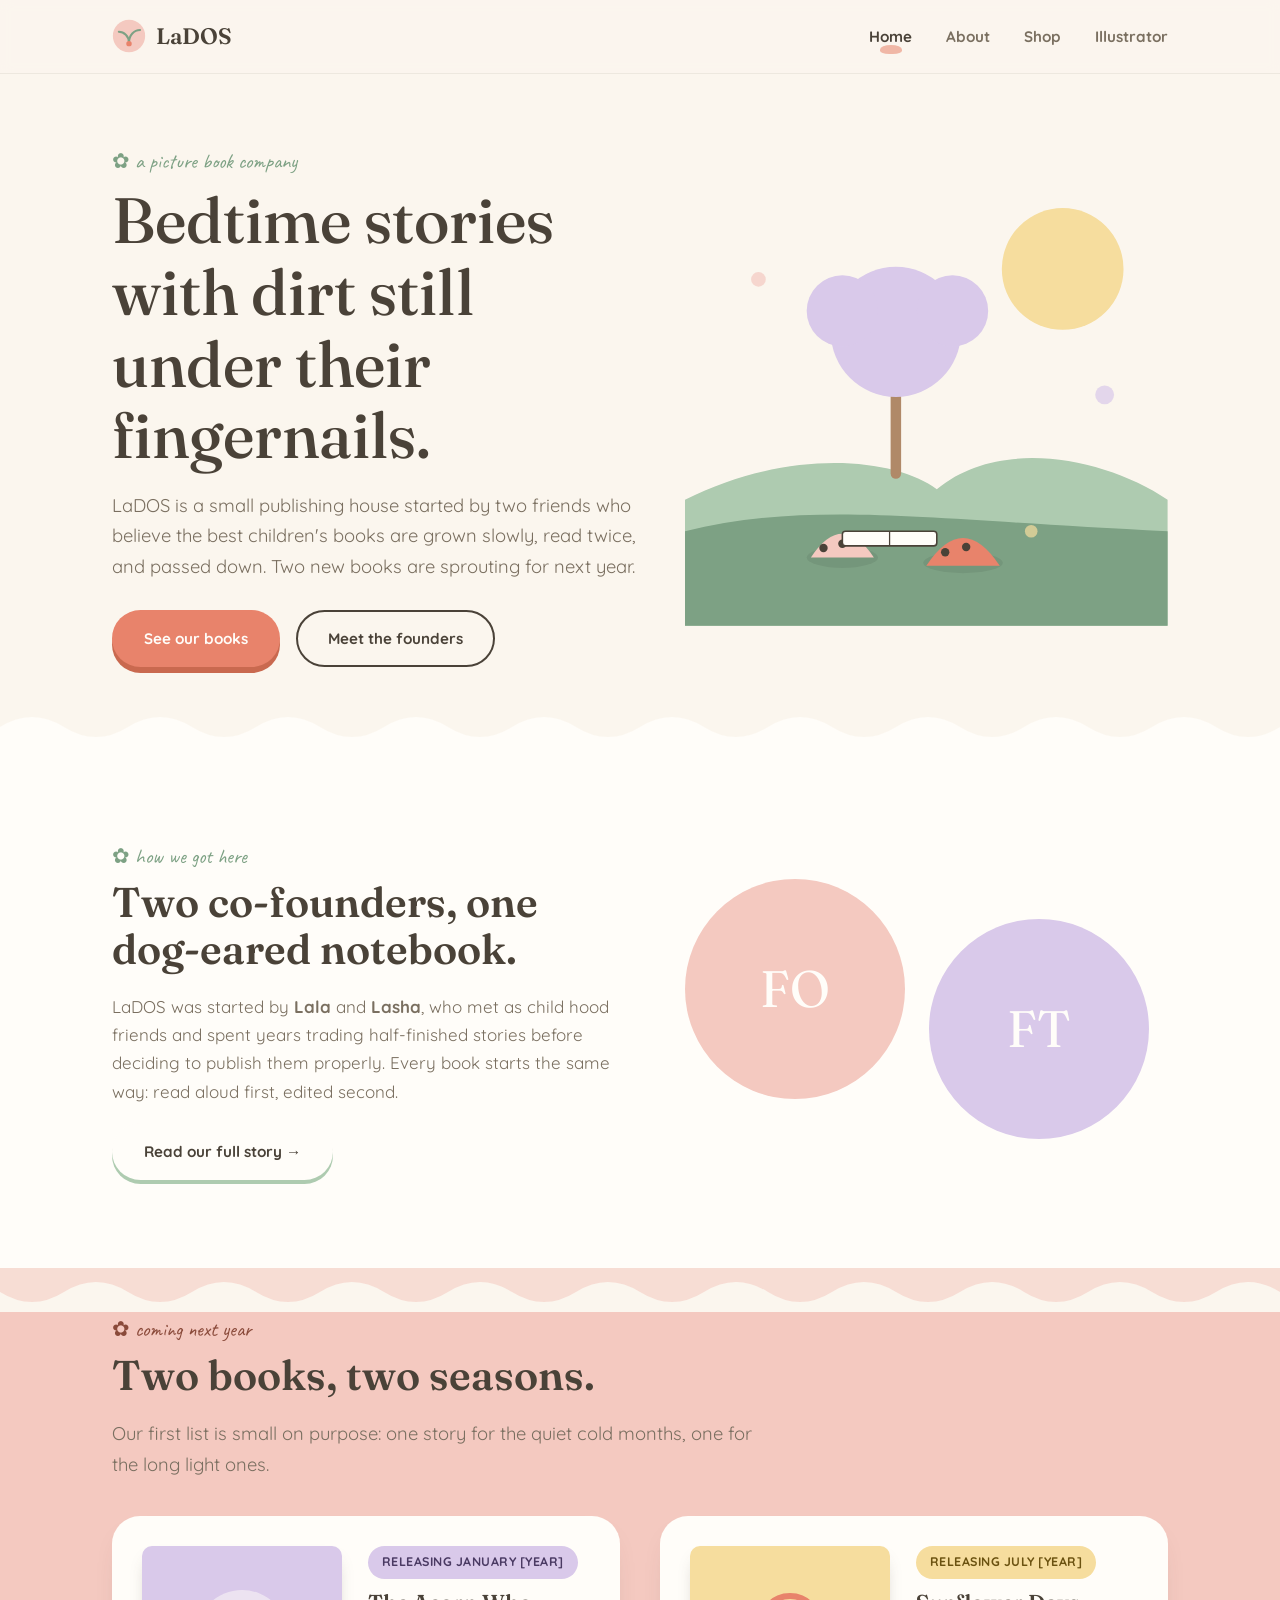
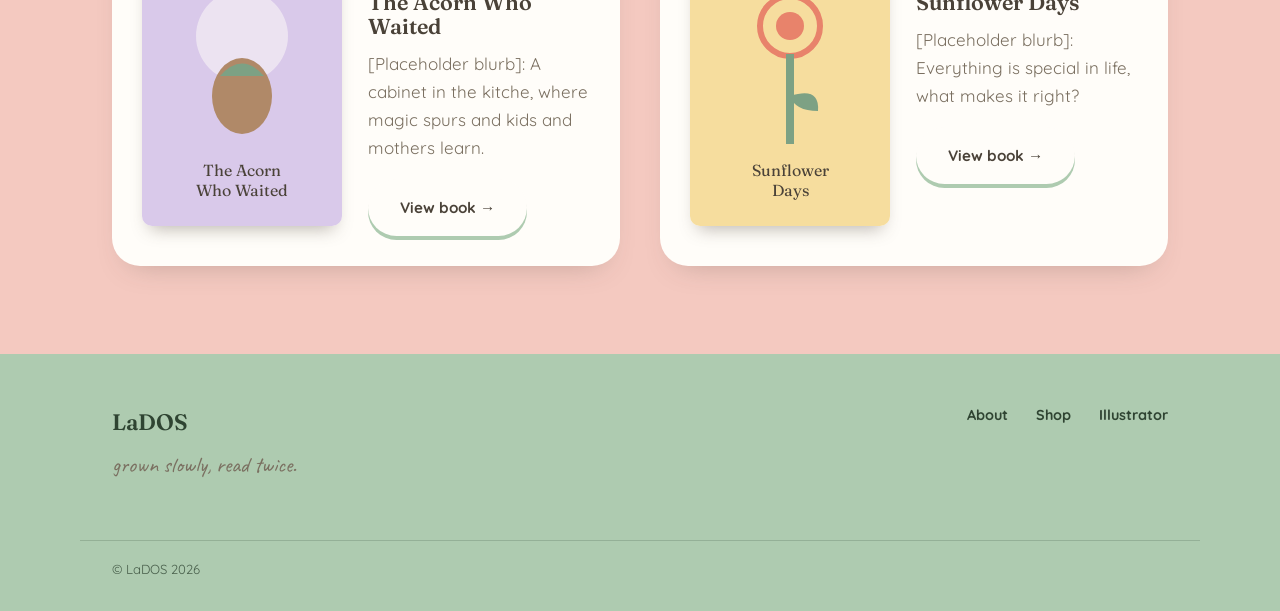
<file: index.html>
<!DOCTYPE html>
<html lang="en">
<head>
<meta charset="UTF-8">
<meta name="viewport" content="width=device-width, initial-scale=1.0">
<title>LaDOS, children's books</title>
<link rel="preconnect" href="https://fonts.googleapis.com">
<link href="https://fonts.googleapis.com/css2?family=Fraunces:ital,opsz,wght@0,9..144,400..600;1,9..144,500&family=Quicksand:wght@500;700&family=Caveat:wght@600&display=swap" rel="stylesheet">
<link rel="stylesheet" href="style.css">
</head>
<body>

<header class="site-header">
  <div class="wrap">
    <a href="index.html" class="logo">
      <svg viewBox="0 0 40 40" fill="none" xmlns="http://www.w3.org/2000/svg">
        <circle cx="20" cy="20" r="19" fill="#F4C9C0"/>
        <path d="M20 28c0-8 -6-13-12-13" stroke="#7DA184" stroke-width="2.4" stroke-linecap="round"/>
        <path d="M20 28c0-9 6-15 13-15" stroke="#7DA184" stroke-width="2.4" stroke-linecap="round"/>
        <circle cx="20" cy="29" r="3.2" fill="#E8836B"/>
      </svg>
      LaDOS
    </a>
    <nav class="main-nav" aria-label="Main">
      <ul>
        <li><a href="index.html" class="active">Home</a></li>
        <li><a href="about.html">About</a></li>
        <li><a href="shop.html">Shop</a></li>
        <li><a href="illustrator.html">Illustrator</a></li>
      </ul>
    </nav>
  </div>
</header>

<section class="hero">
  <div class="wrap">
    <div class="hero-copy">
      <span class="eyebrow">✿ a picture book company</span>
      <h1>Bedtime stories with dirt still under their fingernails.</h1>
      <p class="lede">LaDOS is a small publishing house started by two friends who believe the best children's books are grown slowly, read twice, and passed down. Two new books are sprouting for next year.</p>
      <div class="cta-row">
        <a href="shop.html" class="btn btn-primary">See our books</a>
        <a href="about.html" class="btn btn-outline">Meet the founders</a>
      </div>
    </div>

    <div class="hero-art">
      <svg viewBox="0 0 460 420" xmlns="http://www.w3.org/2000/svg" role="img" aria-label="Illustration of a hill with a story tree, sun, and two seedling characters reading a book">
        <circle cx="360" cy="80" r="58" fill="#F6DD9E"/>
        <path d="M0 300 C 100 250, 200 260, 240 290 C 300 240, 400 260, 460 300 L460 420 L0 420 Z" fill="#AECBB0"/>
        <path d="M0 330 C 120 300, 240 320, 460 330 L460 420 L0 420 Z" fill="#7DA184"/>
        <g>
          <rect x="196" y="150" width="10" height="130" rx="5" fill="#B08968"/>
          <circle cx="201" cy="140" r="62" fill="#D9C9EA"/>
          <circle cx="150" cy="120" r="34" fill="#D9C9EA"/>
          <circle cx="255" cy="120" r="34" fill="#D9C9EA"/>
        </g>
        <g transform="translate(120,300)">
          <ellipse cx="30" cy="55" rx="34" ry="10" fill="#00000012"/>
          <path d="M0 55 Q30 10 60 55" fill="#F4C9C0"/>
          <circle cx="12" cy="46" r="4" fill="#4A4238"/>
          <circle cx="30" cy="42" r="4" fill="#4A4238"/>
        </g>
        <g transform="translate(230,305)">
          <ellipse cx="35" cy="55" rx="38" ry="10" fill="#00000012"/>
          <path d="M0 58 Q35 5 70 58" fill="#E8836B"/>
          <circle cx="18" cy="45" r="4" fill="#4A4238"/>
          <circle cx="38" cy="40" r="4" fill="#4A4238"/>
        </g>
        <g transform="translate(150,330)">
          <rect x="0" y="0" width="90" height="14" rx="3" fill="#FFFDF9" stroke="#4A4238" stroke-width="1.5"/>
          <line x1="45" y1="0" x2="45" y2="14" stroke="#4A4238" stroke-width="1.2"/>
        </g>
        <g class="floating-petal p1">
          <circle cx="70" cy="90" r="7" fill="#F4C9C0"/>
        </g>
        <g class="floating-petal p2">
          <circle cx="400" cy="200" r="9" fill="#D9C9EA"/>
        </g>
        <g class="floating-petal p3">
          <circle cx="330" cy="330" r="6" fill="#F6DD9E"/>
        </g>
      </svg>
    </div>
  </div>
</section>

<svg class="petal-divider" viewBox="0 0 1200 44" preserveAspectRatio="none" aria-hidden="true">
  <path d="M0 44 L0 20 Q30 0 60 20 T120 20 T180 20 T240 20 T300 20 T360 20 T420 20 T480 20 T540 20 T600 20 T660 20 T720 20 T780 20 T840 20 T900 20 T960 20 T1020 20 T1080 20 T1140 20 T1200 20 L1200 44 Z" fill="#FFFDF9"/>
</svg>

<section class="section bg-paper">
  <div class="wrap two-col">
    <div>
      <span class="eyebrow">✿ how we got here</span>
      <h2>Two co-founders, one dog-eared notebook.</h2>
      <p>LaDOS was started by <strong>Lala</strong> and <strong>Lasha</strong>, who met as child hood friends and spent years trading half-finished stories before deciding to publish them properly. Every book starts the same way: read aloud first, edited second.</p>
      <a href="about.html" class="btn btn-soft">Read our full story →</a>
    </div>
    <div class="founder-teaser" style="display:flex; gap:24px; justify-content:center;">
      <div class="founder-portrait" style="background:var(--blush);">FO</div>
      <div class="founder-portrait" style="background:var(--lavender); margin-top:40px;">FT</div>
    </div>
  </div>
</section>

<svg class="petal-divider" viewBox="0 0 1200 44" preserveAspectRatio="none" aria-hidden="true">
  <path d="M0 0 L0 24 Q30 44 60 24 T120 24 T180 24 T240 24 T300 24 T360 24 T420 24 T480 24 T540 24 T600 24 T660 24 T720 24 T780 24 T840 24 T900 24 T960 24 T1020 24 T1080 24 T1140 24 T1200 24 L1200 0 Z" fill="var(--blush)" opacity="0.55"/>
</svg>

<section class="section" style="background:var(--blush); padding-top:0;">
  <div class="wrap">
    <span class="eyebrow" style="color:#8a4a3a;">✿ coming next year</span>
    <h2>Two books, two seasons.</h2>
    <p class="lede">Our first list is small on purpose: one story for the quiet cold months, one for the long light ones.</p>

    <div class="book-grid" style="margin-top:36px;">
      <div class="book-card">
        <div class="book-cover">
          <svg viewBox="0 0 200 280" xmlns="http://www.w3.org/2000/svg" role="img" aria-label="Placeholder cover for The Acorn Who Waited">
            <rect width="200" height="280" fill="#D9C9EA"/>
            <circle cx="100" cy="90" r="46" fill="#FFFDF9" opacity="0.5"/>
            <ellipse cx="100" cy="150" rx="30" ry="38" fill="#B08968"/>
            <path d="M78 130 Q100 105 122 130 Z" fill="#7DA184"/>
            <text x="100" y="230" text-anchor="middle" font-family="Fraunces, serif" font-size="16" fill="#4A4238">The Acorn</text>
            <text x="100" y="250" text-anchor="middle" font-family="Fraunces, serif" font-size="16" fill="#4A4238">Who Waited</text>
          </svg>
        </div>
        <div>
          <span class="badge badge-jan">Releasing January [Year]</span>
          <h3>The Acorn Who Waited</h3>
          <p>[Placeholder blurb]: A cabinet in the kitche, where magic spurs and kids and mothers learn.</p>
          <a href="shop.html" class="btn btn-soft">View book →</a>
        </div>
      </div>

      <div class="book-card">
        <div class="book-cover">
          <svg viewBox="0 0 200 280" xmlns="http://www.w3.org/2000/svg" role="img" aria-label="Placeholder cover for Sunflower Days">
            <rect width="200" height="280" fill="#F6DD9E"/>
            <circle cx="100" cy="80" r="30" fill="#F6DD9E" stroke="#E8836B" stroke-width="6"/>
            <circle cx="100" cy="80" r="14" fill="#E8836B"/>
            <rect x="96" y="108" width="8" height="90" fill="#7DA184"/>
            <path d="M100 150 Q130 140 128 165 Q105 165 100 150" fill="#7DA184"/>
            <text x="100" y="230" text-anchor="middle" font-family="Fraunces, serif" font-size="16" fill="#4A4238">Sunflower</text>
            <text x="100" y="250" text-anchor="middle" font-family="Fraunces, serif" font-size="16" fill="#4A4238">Days</text>
          </svg>
        </div>
        <div>
          <span class="badge badge-jul">Releasing July [Year]</span>
          <h3>Sunflower Days</h3>
          <p>[Placeholder blurb]: Everything is special in life, what makes it right?</p>
          <a href="shop.html" class="btn btn-soft">View book →</a>
        </div>
      </div>
    </div>
  </div>
</section>

<footer class="site-footer">
  <div class="wrap">
    <div>
      <div class="logo" style="color:#2f4432;">LaDOS</div>
      <p class="footer-tagline">grown slowly, read twice.</p>
    </div>
    <ul class="footer-links">
      <li><a href="about.html">About</a></li>
      <li><a href="shop.html">Shop</a></li>
      <li><a href="illustrator.html">Illustrator</a></li>
    </ul>
  </div>
  <div class="wrap footer-bottom">
    © LaDOS 2026
  </div>
</footer>

</body>
</html>
</file>
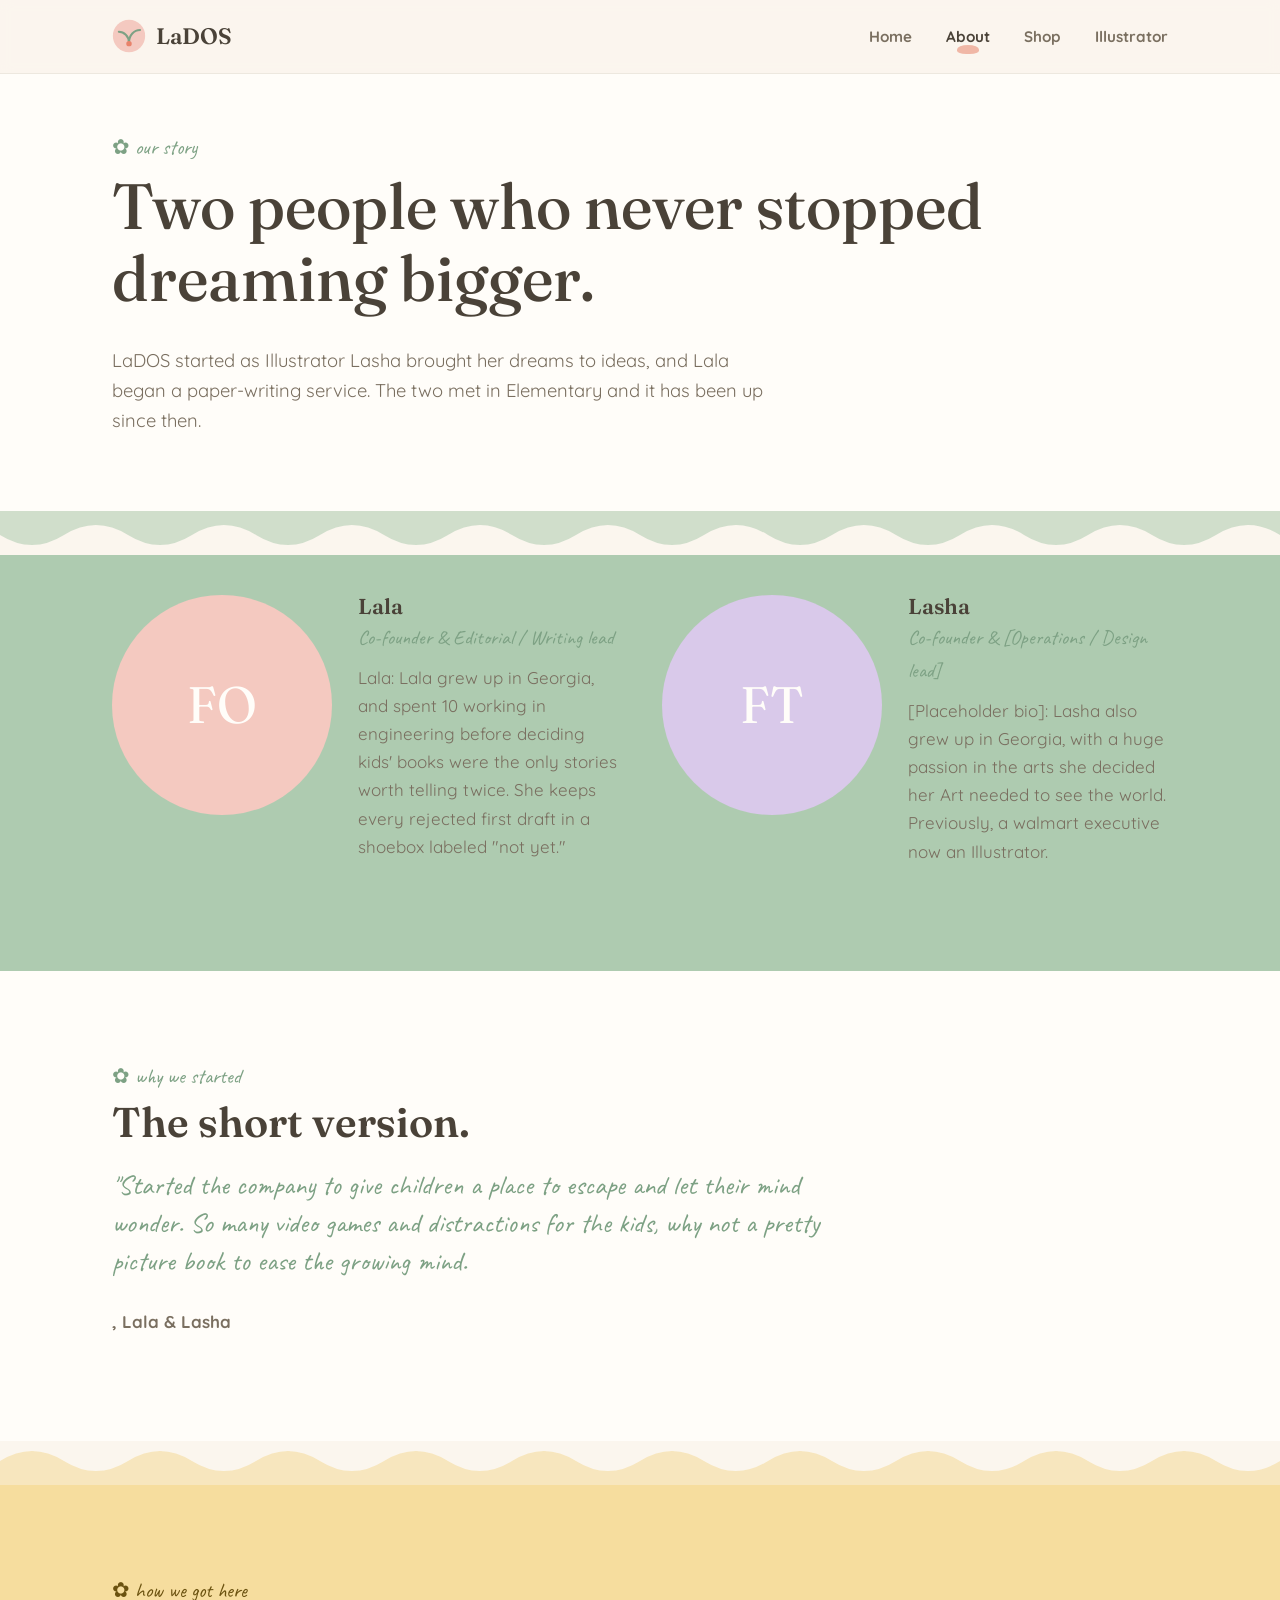
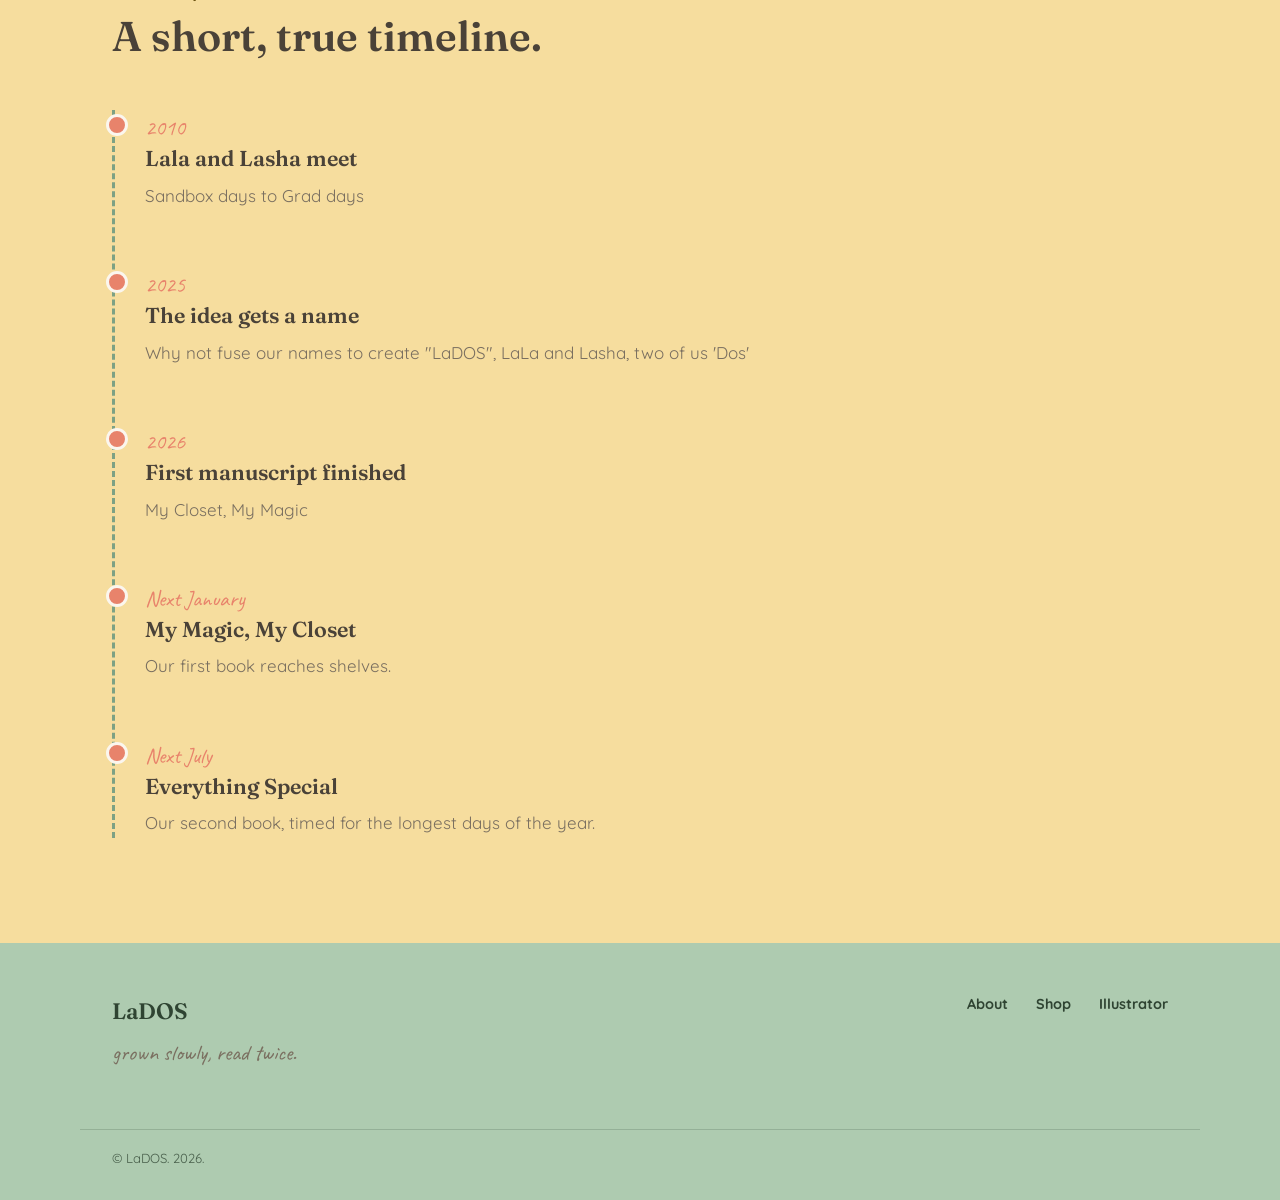
<file: about.html>
<!DOCTYPE html>
<html lang="en">
<head>
<meta charset="UTF-8">
<meta name="viewport" content="width=device-width, initial-scale=1.0">
<title>About, LaDOS</title>
<link rel="preconnect" href="https://fonts.googleapis.com">
<link href="https://fonts.googleapis.com/css2?family=Fraunces:ital,opsz,wght@0,9..144,400..600;1,9..144,500&family=Quicksand:wght@500;700&family=Caveat:wght@600&display=swap" rel="stylesheet">
<link rel="stylesheet" href="style.css">
</head>
<body>

<header class="site-header">
  <div class="wrap">
    <a href="index.html" class="logo">
      <svg viewBox="0 0 40 40" fill="none" xmlns="http://www.w3.org/2000/svg">
        <circle cx="20" cy="20" r="19" fill="#F4C9C0"/>
        <path d="M20 28c0-8 -6-13-12-13" stroke="#7DA184" stroke-width="2.4" stroke-linecap="round"/>
        <path d="M20 28c0-9 6-15 13-15" stroke="#7DA184" stroke-width="2.4" stroke-linecap="round"/>
        <circle cx="20" cy="29" r="3.2" fill="#E8836B"/>
      </svg>
      LaDOS
    </a>
    <nav class="main-nav" aria-label="Main">
      <ul>
        <li><a href="index.html">Home</a></li>
        <li><a href="about.html" class="active">About</a></li>
        <li><a href="shop.html">Shop</a></li>
        <li><a href="illustrator.html">Illustrator</a></li>
      </ul>
    </nav>
  </div>
</header>

<section class="section-tight bg-paper">
  <div class="wrap">
    <span class="eyebrow">✿ our story</span>
    <h1>Two people who never stopped dreaming bigger.</h1>
    <p class="lede">LaDOS started as Illustrator Lasha brought her dreams to ideas, and Lala began a paper-writing service. The two met in Elementary and it has been up since then.</p>
  </div>
</section>

<svg class="petal-divider" viewBox="0 0 1200 44" preserveAspectRatio="none" aria-hidden="true">
  <path d="M0 0 L0 24 Q30 44 60 24 T120 24 T180 24 T240 24 T300 24 T360 24 T420 24 T480 24 T540 24 T600 24 T660 24 T720 24 T780 24 T840 24 T900 24 T960 24 T1020 24 T1080 24 T1140 24 T1200 24 L1200 0 Z" fill="var(--sage)" opacity="0.55"/>
</svg>

<section class="section" style="background:var(--sage); padding-top:40px;">
  <div class="wrap founder-grid">

    <div class="founder-block">
      <div class="founder-portrait" style="background:var(--blush);">
        <span aria-hidden="true">FO</span>
      </div>
      <div>
        <h3 class="founder-name">Lala</h3>
        <span class="founder-role">Co-founder &amp; Editorial / Writing lead</span>
        <p>Lala: Lala grew up in Georgia, and spent 10 working in engineering before deciding kids' books were the only stories worth telling twice. She keeps every rejected first draft in a shoebox labeled "not yet."</p>
      </div>
    </div>

    <div class="founder-block">
      <div class="founder-portrait" style="background:var(--lavender);">
        <span aria-hidden="true">FT</span>
      </div>
      <div>
        <h3 class="founder-name">Lasha</h3>
        <span class="founder-role">Co-founder &amp; [Operations / Design lead]</span>
        <p>[Placeholder bio]: Lasha also grew up in Georgia, with a huge passion in the arts she decided her Art needed to see the world. Previously, a walmart executive now an Illustrator.</p>
      </div>
    </div>

  </div>
</section>

<section class="section bg-paper">
  <div class="wrap">
    <span class="eyebrow">✿ why we started</span>
    <h2>The short version.</h2>
    <p class="quote-block">"Started the company to give children a place to escape and let their mind wonder. So many video games and distractions for the kids, why not a pretty picture book to ease the growing mind.</p>
    <p style="margin-top:14px; font-weight:700;">, Lala &amp; Lasha</p>
  </div>
</section>

<svg class="petal-divider" viewBox="0 0 1200 44" preserveAspectRatio="none" aria-hidden="true">
  <path d="M0 44 L0 20 Q30 0 60 20 T120 20 T180 20 T240 20 T300 20 T360 20 T420 20 T480 20 T540 20 T600 20 T660 20 T720 20 T780 20 T840 20 T900 20 T960 20 T1020 20 T1080 20 T1140 20 T1200 20 L1200 44 Z" fill="var(--butter)" opacity="0.6"/>
</svg>

<section class="section" style="background:var(--butter);">
  <div class="wrap">
    <span class="eyebrow" style="color:#6b5210;">✿ how we got here</span>
    <h2>A short, true timeline.</h2>

    <div class="timeline">
      <div class="timeline-item">
        <span class="timeline-year">2010</span>
        <h3>Lala and Lasha meet</h3>
        <p>Sandbox days to Grad days</p>
      </div>
      <div class="timeline-item">
        <span class="timeline-year">2025</span>
        <h3>The idea gets a name</h3>
        <p>Why not fuse our names to create "LaDOS", LaLa and Lasha, two of us 'Dos'</p>
      </div>
      <div class="timeline-item">
        <span class="timeline-year">2026</span>
        <h3>First manuscript finished</h3>
        <p>My Closet, My Magic</p>
      </div>
      <div class="timeline-item">
        <span class="timeline-year">Next January</span>
        <h3>My Magic, My Closet </h3>
        <p>Our first book reaches shelves.</p>
      </div>
      <div class="timeline-item">
        <span class="timeline-year">Next July</span>
        <h3>Everything Special</h3>
        <p>Our second book, timed for the longest days of the year.</p>
      </div>
    </div>
  </div>
</section>

<footer class="site-footer">
  <div class="wrap">
    <div>
      <div class="logo" style="color:#2f4432;">LaDOS</div>
      <p class="footer-tagline">grown slowly, read twice.</p>
    </div>
    <ul class="footer-links">
      <li><a href="about.html">About</a></li>
      <li><a href="shop.html">Shop</a></li>
      <li><a href="illustrator.html">Illustrator</a></li>
    </ul>
  </div>
  <div class="wrap footer-bottom">
    © LaDOS. 2026.
  </div>
</footer>

</body>
</html>
</file>
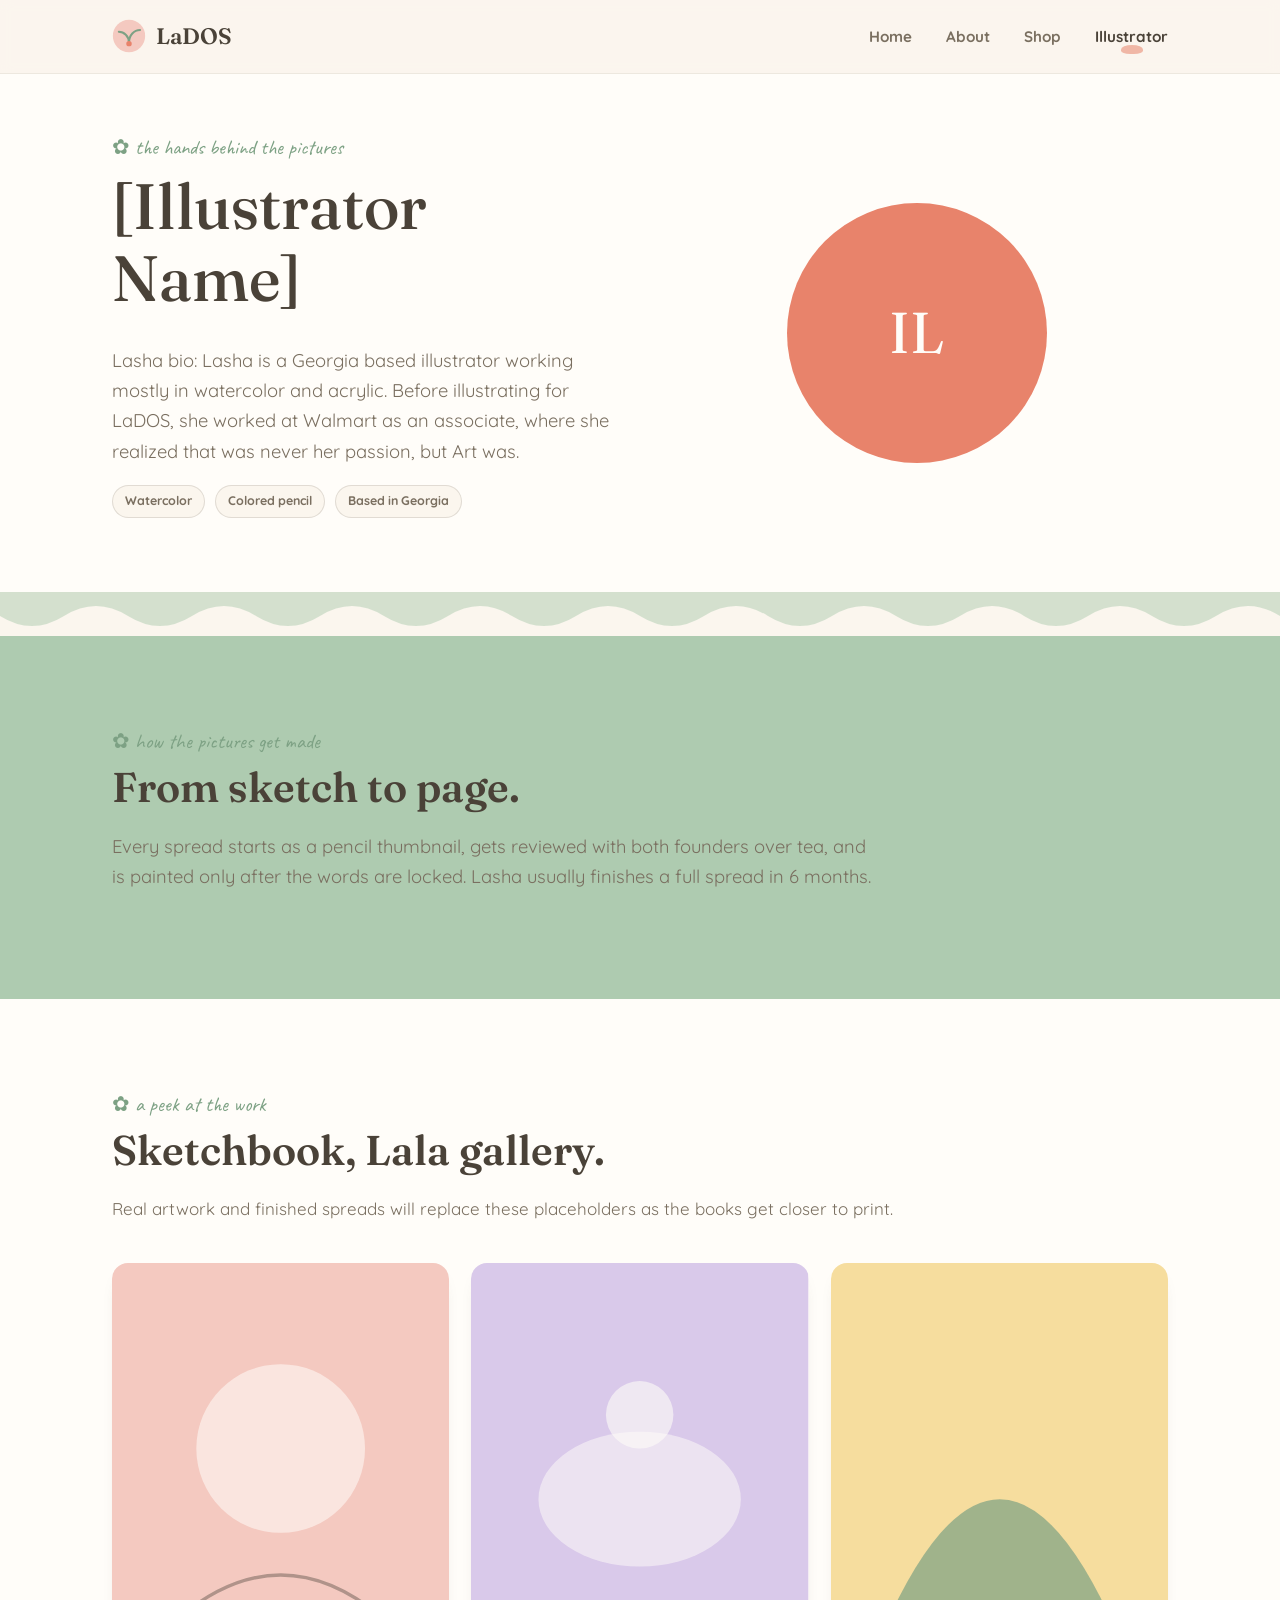
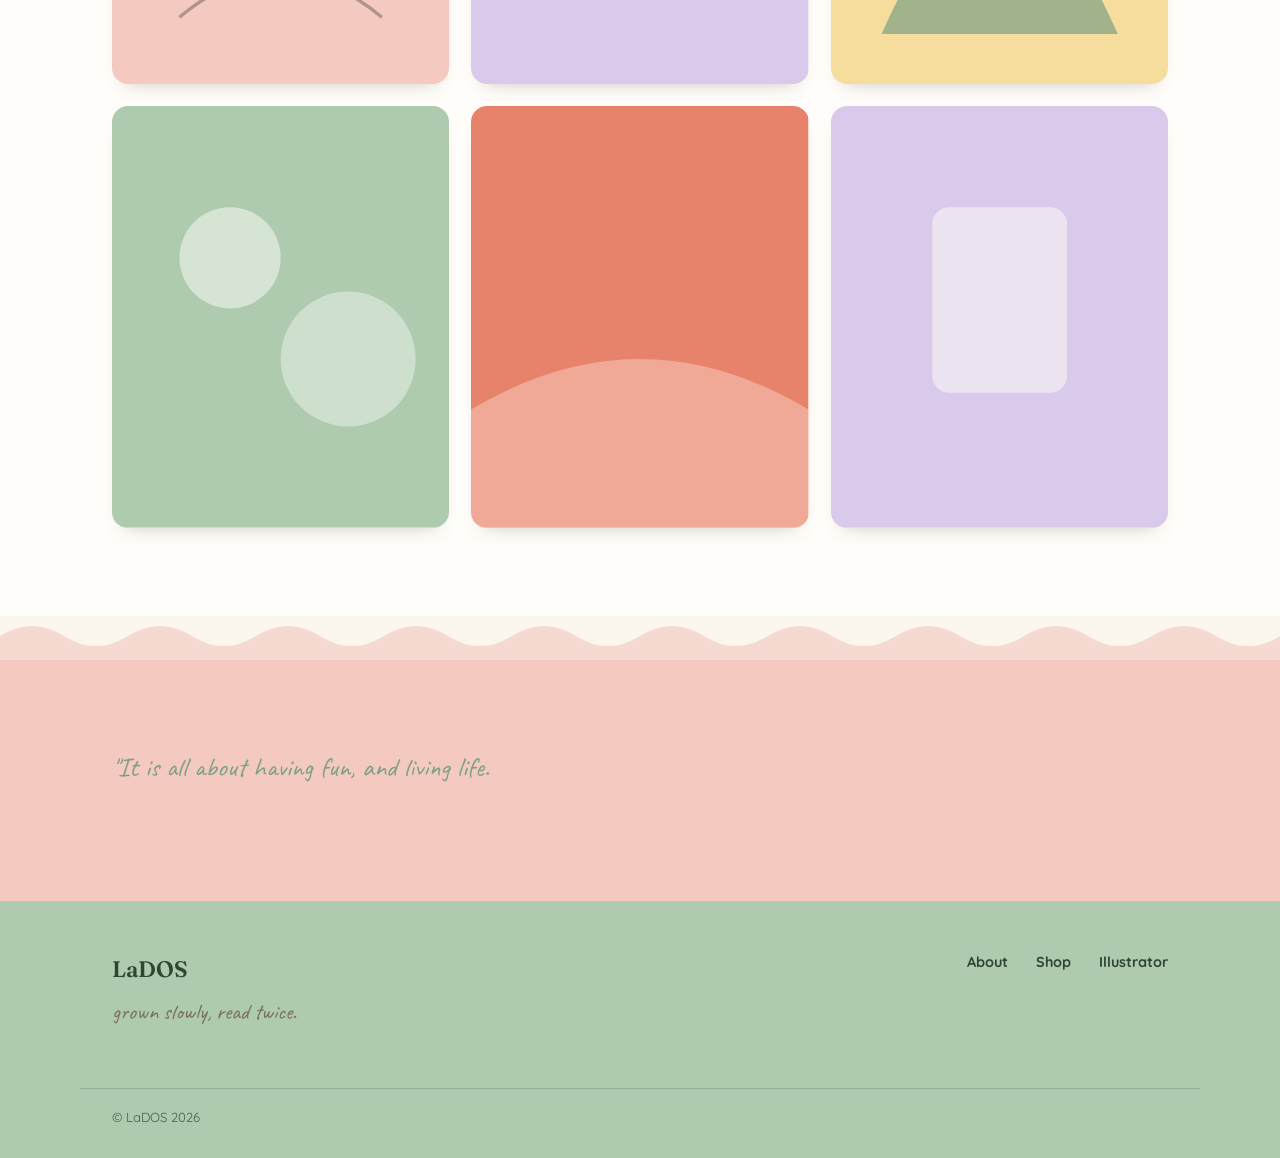
<file: illustrator.html>
<!DOCTYPE html>
<html lang="en">
<head>
<meta charset="UTF-8">
<meta name="viewport" content="width=device-width, initial-scale=1.0">
<title>Illustrator, LaDOS</title>
<link rel="preconnect" href="https://fonts.googleapis.com">
<link href="https://fonts.googleapis.com/css2?family=Fraunces:ital,opsz,wght@0,9..144,400..600;1,9..144,500&family=Quicksand:wght@500;700&family=Caveat:wght@600&display=swap" rel="stylesheet">
<link rel="stylesheet" href="style.css">
</head>
<body>

<header class="site-header">
  <div class="wrap">
    <a href="index.html" class="logo">
      <svg viewBox="0 0 40 40" fill="none" xmlns="http://www.w3.org/2000/svg">
        <circle cx="20" cy="20" r="19" fill="#F4C9C0"/>
        <path d="M20 28c0-8 -6-13-12-13" stroke="#7DA184" stroke-width="2.4" stroke-linecap="round"/>
        <path d="M20 28c0-9 6-15 13-15" stroke="#7DA184" stroke-width="2.4" stroke-linecap="round"/>
        <circle cx="20" cy="29" r="3.2" fill="#E8836B"/>
      </svg>
      LaDOS
    </a>
    <nav class="main-nav" aria-label="Main">
      <ul>
        <li><a href="index.html">Home</a></li>
        <li><a href="about.html">About</a></li>
        <li><a href="shop.html">Shop</a></li>
        <li><a href="illustrator.html" class="active">Illustrator</a></li>
      </ul>
    </nav>
  </div>
</header>

<section class="section-tight bg-paper">
  <div class="wrap two-col">
    <div>
      <span class="eyebrow">✿ the hands behind the pictures</span>
      <h1>[Illustrator Name]</h1>
      <p class="lede">Lasha bio: Lasha is a Georgia based illustrator working mostly in watercolor and acrylic. Before illustrating for LaDOS, she worked at Walmart as an associate, where she realized that was never her passion, but Art was. </p>
      <div class="tag-row">
        <span class="tag-pill">Watercolor</span>
        <span class="tag-pill">Colored pencil</span>
        <span class="tag-pill">Based in Georgia</span>
      </div>
    </div>
    <div style="display:flex; justify-content:center;">
      <div class="founder-portrait" style="width:260px; height:260px; font-size:3.6rem; background:var(--coral);">
        IL
      </div>
    </div>
  </div>
</section>

<svg class="petal-divider" viewBox="0 0 1200 44" preserveAspectRatio="none" aria-hidden="true">
  <path d="M0 0 L0 24 Q30 44 60 24 T120 24 T180 24 T240 24 T300 24 T360 24 T420 24 T480 24 T540 24 T600 24 T660 24 T720 24 T780 24 T840 24 T900 24 T960 24 T1020 24 T1080 24 T1140 24 T1200 24 L1200 0 Z" fill="var(--sage)" opacity="0.5"/>
</svg>

<section class="section" style="background:var(--sage);">
  <div class="wrap">
    <span class="eyebrow">✿ how the pictures get made</span>
    <h2>From sketch to page.</h2>
    <p class="lede" style="max-width:70ch;">Every spread starts as a pencil thumbnail, gets reviewed with both founders over tea, and is painted only after the words are locked. Lasha usually finishes a full spread in 6 months.</p>
  </div>
</section>

<section class="section bg-paper">
  <div class="wrap">
    <span class="eyebrow">✿ a peek at the work</span>
    <h2>Sketchbook, Lala gallery.</h2>
    <p>Real artwork and finished spreads will replace these placeholders as the books get closer to print.</p>

    <div class="gallery-grid">

      <div class="gallery-tile">
        <svg viewBox="0 0 200 250" xmlns="http://www.w3.org/2000/svg">
          <rect width="200" height="250" fill="#F4C9C0"/>
          <circle cx="100" cy="110" r="50" fill="#FFFDF9" opacity="0.55"/>
          <path d="M40 210 Q100 160 160 210" stroke="#4A4238" stroke-width="2" fill="none" opacity="0.4"/>
        </svg>
      </div>

      <div class="gallery-tile">
        <svg viewBox="0 0 200 250" xmlns="http://www.w3.org/2000/svg">
          <rect width="200" height="250" fill="#D9C9EA"/>
          <ellipse cx="100" cy="140" rx="60" ry="40" fill="#FFFDF9" opacity="0.5"/>
          <circle cx="100" cy="90" r="20" fill="#FFFDF9" opacity="0.6"/>
        </svg>
      </div>

      <div class="gallery-tile">
        <svg viewBox="0 0 200 250" xmlns="http://www.w3.org/2000/svg">
          <rect width="200" height="250" fill="#F6DD9E"/>
          <path d="M30 220 Q100 60 170 220 Z" fill="#7DA184" opacity="0.7"/>
        </svg>
      </div>

      <div class="gallery-tile">
        <svg viewBox="0 0 200 250" xmlns="http://www.w3.org/2000/svg">
          <rect width="200" height="250" fill="#AECBB0"/>
          <circle cx="70" cy="90" r="30" fill="#FFFDF9" opacity="0.5"/>
          <circle cx="140" cy="150" r="40" fill="#FFFDF9" opacity="0.4"/>
        </svg>
      </div>

      <div class="gallery-tile">
        <svg viewBox="0 0 200 250" xmlns="http://www.w3.org/2000/svg">
          <rect width="200" height="250" fill="#E8836B"/>
          <path d="M0 180 Q100 120 200 180 L200 250 L0 250 Z" fill="#FFFDF9" opacity="0.3"/>
        </svg>
      </div>

      <div class="gallery-tile">
        <svg viewBox="0 0 200 250" xmlns="http://www.w3.org/2000/svg">
          <rect width="200" height="250" fill="#D9C9EA"/>
          <rect x="60" y="60" width="80" height="110" rx="10" fill="#FFFDF9" opacity="0.5"/>
        </svg>
      </div>

    </div>
  </div>
</section>

<svg class="petal-divider" viewBox="0 0 1200 44" preserveAspectRatio="none" aria-hidden="true">
  <path d="M0 44 L0 20 Q30 0 60 20 T120 20 T180 20 T240 20 T300 20 T360 20 T420 20 T480 20 T540 20 T600 20 T660 20 T720 20 T780 20 T840 20 T900 20 T960 20 T1020 20 T1080 20 T1140 20 T1200 20 L1200 44 Z" fill="var(--blush)" opacity="0.6"/>
</svg>

<section class="section" style="background:var(--blush);">
  <div class="wrap">
    <p class="quote-block">"It is all about having fun, and living life.</p>
  </div>
</section>

<footer class="site-footer">
  <div class="wrap">
    <div>
      <div class="logo" style="color:#2f4432;">LaDOS</div>
      <p class="footer-tagline">grown slowly, read twice.</p>
    </div>
    <ul class="footer-links">
      <li><a href="about.html">About</a></li>
      <li><a href="shop.html">Shop</a></li>
      <li><a href="illustrator.html">Illustrator</a></li>
    </ul>
  </div>
  <div class="wrap footer-bottom">
    © LaDOS 2026
  </div>
</footer>

</body>
</html>
</file>
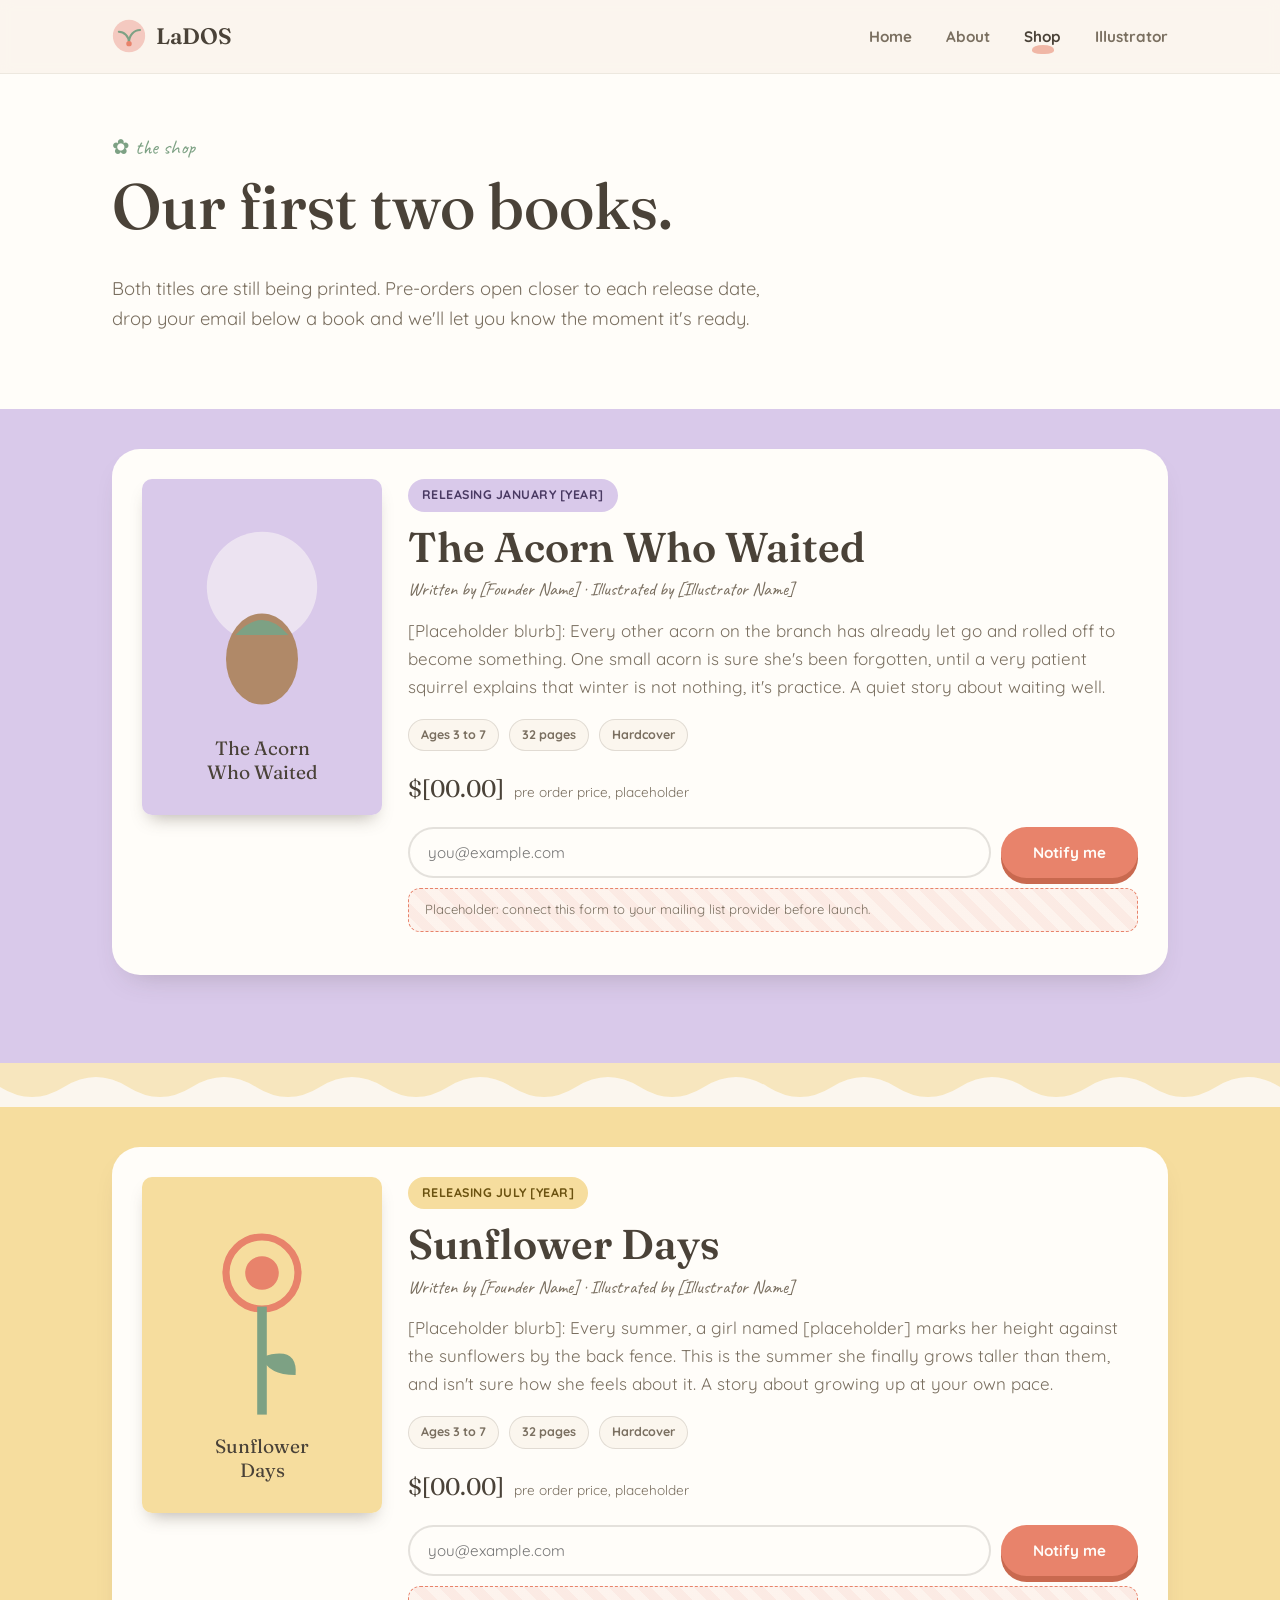
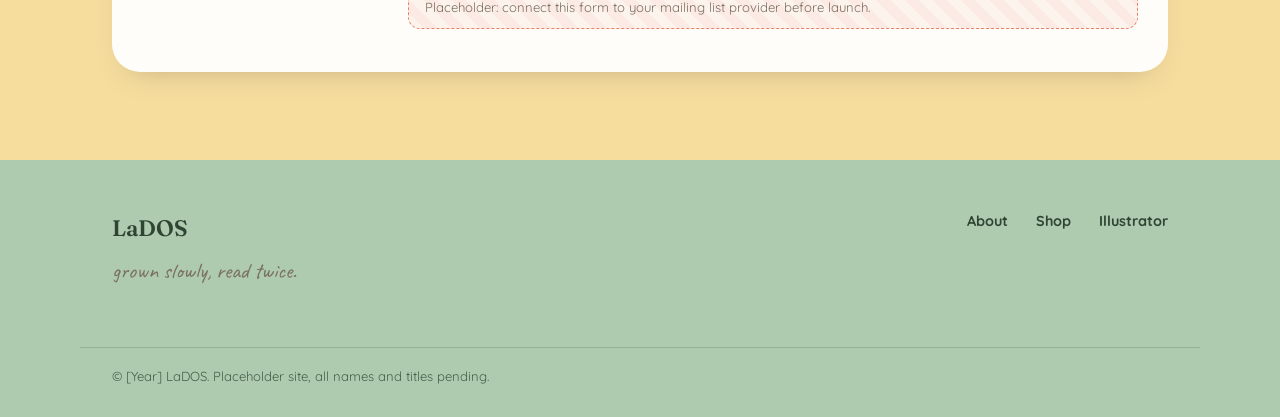
<file: shop.html>
<!DOCTYPE html>
<html lang="en">
<head>
<meta charset="UTF-8">
<meta name="viewport" content="width=device-width, initial-scale=1.0">
<title>Shop, LaDOS</title>
<link rel="preconnect" href="https://fonts.googleapis.com">
<link href="https://fonts.googleapis.com/css2?family=Fraunces:ital,opsz,wght@0,9..144,400..600;1,9..144,500&family=Quicksand:wght@500;700&family=Caveat:wght@600&display=swap" rel="stylesheet">
<link rel="stylesheet" href="style.css">
</head>
<body>

<header class="site-header">
  <div class="wrap">
    <a href="index.html" class="logo">
      <svg viewBox="0 0 40 40" fill="none" xmlns="http://www.w3.org/2000/svg">
        <circle cx="20" cy="20" r="19" fill="#F4C9C0"/>
        <path d="M20 28c0-8 -6-13-12-13" stroke="#7DA184" stroke-width="2.4" stroke-linecap="round"/>
        <path d="M20 28c0-9 6-15 13-15" stroke="#7DA184" stroke-width="2.4" stroke-linecap="round"/>
        <circle cx="20" cy="29" r="3.2" fill="#E8836B"/>
      </svg>
      LaDOS
    </a>
    <nav class="main-nav" aria-label="Main">
      <ul>
        <li><a href="index.html">Home</a></li>
        <li><a href="about.html">About</a></li>
        <li><a href="shop.html" class="active">Shop</a></li>
        <li><a href="illustrator.html">Illustrator</a></li>
      </ul>
    </nav>
  </div>
</header>

<section class="section-tight bg-paper">
  <div class="wrap">
    <span class="eyebrow">✿ the shop</span>
    <h1>Our first two books.</h1>
    <p class="lede">Both titles are still being printed. Pre-orders open closer to each release date, drop your email below a book and we'll let you know the moment it's ready.</p>
  </div>
</section>

<section class="section bg-lavender" style="padding-top:40px;">
  <div class="wrap">

    <div class="book-card" style="grid-template-columns: 240px 1fr;">
      <div class="book-cover" style="width:240px; height:336px;">
        <svg viewBox="0 0 200 280" xmlns="http://www.w3.org/2000/svg" role="img" aria-label="Placeholder cover for The Acorn Who Waited">
          <rect width="200" height="280" fill="#D9C9EA"/>
          <circle cx="100" cy="90" r="46" fill="#FFFDF9" opacity="0.5"/>
          <ellipse cx="100" cy="150" rx="30" ry="38" fill="#B08968"/>
          <path d="M78 130 Q100 105 122 130 Z" fill="#7DA184"/>
          <text x="100" y="230" text-anchor="middle" font-family="Fraunces, serif" font-size="16" fill="#4A4238">The Acorn</text>
          <text x="100" y="250" text-anchor="middle" font-family="Fraunces, serif" font-size="16" fill="#4A4238">Who Waited</text>
        </svg>
      </div>
      <div>
        <span class="badge badge-jan">Releasing January [Year]</span>
        <h2 style="margin-bottom:4px;">The Acorn Who Waited</h2>
        <p style="font-family:var(--font-hand); font-size:1.15rem; color:var(--ink-soft); margin-bottom:12px;">Written by [Founder Name] · Illustrated by [Illustrator Name]</p>
        <p>[Placeholder blurb]: Every other acorn on the branch has already let go and rolled off to become something. One small acorn is sure she's been forgotten, until a very patient squirrel explains that winter is not nothing, it's practice. A quiet story about waiting well.</p>
        <div class="tag-row">
          <span class="tag-pill">Ages 3 to 7</span>
          <span class="tag-pill">32 pages</span>
          <span class="tag-pill">Hardcover</span>
        </div>
        <div class="price-row">
          <span class="price">$[00.00]</span>
          <span class="price-note">pre order price, placeholder</span>
        </div>
        <form class="notify-form" onsubmit="return false;">
          <label for="notify-jan" style="position:absolute; left:-9999px;">Email address</label>
          <input id="notify-jan" type="email" placeholder="you@example.com" required>
          <button type="submit" class="btn btn-primary">Notify me</button>
        </form>
        <p class="placeholder-note">Placeholder: connect this form to your mailing list provider before launch.</p>
      </div>
    </div>

  </div>
</section>

<svg class="petal-divider" viewBox="0 0 1200 44" preserveAspectRatio="none" aria-hidden="true">
  <path d="M0 0 L0 24 Q30 44 60 24 T120 24 T180 24 T240 24 T300 24 T360 24 T420 24 T480 24 T540 24 T600 24 T660 24 T720 24 T780 24 T840 24 T900 24 T960 24 T1020 24 T1080 24 T1140 24 T1200 24 L1200 0 Z" fill="var(--butter)" opacity="0.6"/>
</svg>

<section class="section" style="background:var(--butter); padding-top:40px;">
  <div class="wrap">

    <div class="book-card" style="grid-template-columns: 240px 1fr;">
      <div class="book-cover" style="width:240px; height:336px;">
        <svg viewBox="0 0 200 280" xmlns="http://www.w3.org/2000/svg" role="img" aria-label="Placeholder cover for Sunflower Days">
          <rect width="200" height="280" fill="#F6DD9E"/>
          <circle cx="100" cy="80" r="30" fill="#F6DD9E" stroke="#E8836B" stroke-width="6"/>
          <circle cx="100" cy="80" r="14" fill="#E8836B"/>
          <rect x="96" y="108" width="8" height="90" fill="#7DA184"/>
          <path d="M100 150 Q130 140 128 165 Q105 165 100 150" fill="#7DA184"/>
          <text x="100" y="230" text-anchor="middle" font-family="Fraunces, serif" font-size="16" fill="#4A4238">Sunflower</text>
          <text x="100" y="250" text-anchor="middle" font-family="Fraunces, serif" font-size="16" fill="#4A4238">Days</text>
        </svg>
      </div>
      <div>
        <span class="badge badge-jul">Releasing July [Year]</span>
        <h2 style="margin-bottom:4px;">Sunflower Days</h2>
        <p style="font-family:var(--font-hand); font-size:1.15rem; color:var(--ink-soft); margin-bottom:12px;">Written by [Founder Name] · Illustrated by [Illustrator Name]</p>
        <p>[Placeholder blurb]: Every summer, a girl named [placeholder] marks her height against the sunflowers by the back fence. This is the summer she finally grows taller than them, and isn't sure how she feels about it. A story about growing up at your own pace.</p>
        <div class="tag-row">
          <span class="tag-pill">Ages 3 to 7</span>
          <span class="tag-pill">32 pages</span>
          <span class="tag-pill">Hardcover</span>
        </div>
        <div class="price-row">
          <span class="price">$[00.00]</span>
          <span class="price-note">pre order price, placeholder</span>
        </div>
        <form class="notify-form" onsubmit="return false;">
          <label for="notify-jul" style="position:absolute; left:-9999px;">Email address</label>
          <input id="notify-jul" type="email" placeholder="you@example.com" required>
          <button type="submit" class="btn btn-primary">Notify me</button>
        </form>
        <p class="placeholder-note">Placeholder: connect this form to your mailing list provider before launch.</p>
      </div>
    </div>

  </div>
</section>

<footer class="site-footer">
  <div class="wrap">
    <div>
      <div class="logo" style="color:#2f4432;">LaDOS</div>
      <p class="footer-tagline">grown slowly, read twice.</p>
    </div>
    <ul class="footer-links">
      <li><a href="about.html">About</a></li>
      <li><a href="shop.html">Shop</a></li>
      <li><a href="illustrator.html">Illustrator</a></li>
    </ul>
  </div>
  <div class="wrap footer-bottom">
    © [Year] LaDOS. Placeholder site, all names and titles pending.
  </div>
</footer>

</body>
</html>
</file>
<file: style.css>
/* ============================================
   Sprout & Sparrow — Design Tokens
   ============================================ */
:root {
  --cream: #FBF6EE;
  --blush: #F4C9C0;
  --butter: #F6DD9E;
  --sage: #AECBB0;
  --sage-deep: #7DA184;
  --lavender: #D9C9EA;
  --coral: #E8836B;
  --ink: #4A4238;
  --ink-soft: #7A6F60;
  --paper: #FFFDF9;

  --font-display: "Fraunces", "Iowan Old Style", Georgia, serif;
  --font-body: "Quicksand", "Segoe UI", sans-serif;
  --font-hand: "Caveat", cursive;

  --radius-lg: 28px;
  --radius-md: 16px;
  --container: 1120px;
}

* { box-sizing: border-box; }

html { scroll-behavior: smooth; }

body {
  margin: 0;
  background: var(--cream);
  color: var(--ink);
  font-family: var(--font-body);
  font-size: 17px;
  line-height: 1.65;
  -webkit-font-smoothing: antialiased;
}

img, svg { max-width: 100%; display: block; }

a { color: inherit; text-decoration: none; }

.wrap {
  max-width: var(--container);
  margin: 0 auto;
  padding: 0 32px;
}

h1, h2, h3, h4 {
  font-family: var(--font-display);
  font-weight: 600;
  line-height: 1.12;
  margin: 0 0 0.5em;
  color: var(--ink);
}

h1 { font-size: clamp(2.4rem, 5vw, 4rem); font-weight: 500; }
h2 { font-size: clamp(1.8rem, 3.4vw, 2.6rem); }
h3 { font-size: 1.35rem; }

p { margin: 0 0 1em; color: var(--ink-soft); }

.eyebrow {
  display: inline-flex;
  align-items: center;
  gap: 8px;
  font-family: var(--font-hand);
  font-size: 1.3rem;
  color: var(--sage-deep);
  margin-bottom: 6px;
}

.lede {
  font-size: 1.15rem;
  max-width: 60ch;
}

/* ============================================
   Buttons
   ============================================ */
.btn {
  display: inline-flex;
  align-items: center;
  gap: 8px;
  padding: 14px 30px;
  border-radius: 999px;
  font-family: var(--font-body);
  font-weight: 700;
  font-size: 0.95rem;
  border: 2px solid transparent;
  cursor: pointer;
  transition: transform 0.2s ease, box-shadow 0.2s ease;
}

.btn-primary {
  background: var(--coral);
  color: var(--paper);
  box-shadow: 0 6px 0 0 #c9694f;
}
.btn-primary:hover { transform: translateY(-2px); box-shadow: 0 8px 0 0 #c9694f; }
.btn-primary:active { transform: translateY(2px); box-shadow: 0 3px 0 0 #c9694f; }

.btn-outline {
  background: transparent;
  border-color: var(--ink);
  color: var(--ink);
}
.btn-outline:hover { background: var(--ink); color: var(--paper); }

.btn-soft {
  background: var(--paper);
  color: var(--ink);
  box-shadow: 0 4px 0 0 var(--sage);
}
.btn-soft:hover { transform: translateY(-2px); }

/* ============================================
   Header / Nav
   ============================================ */
.site-header {
  position: sticky;
  top: 0;
  z-index: 50;
  background: rgba(251, 246, 238, 0.9);
  backdrop-filter: blur(6px);
  border-bottom: 1px solid rgba(74, 66, 56, 0.08);
}

.site-header .wrap {
  display: flex;
  align-items: center;
  justify-content: space-between;
  padding-top: 18px;
  padding-bottom: 18px;
}

.logo {
  display: flex;
  align-items: center;
  gap: 10px;
  font-family: var(--font-display);
  font-size: 1.4rem;
  font-weight: 600;
  color: var(--ink);
}

.logo svg { width: 34px; height: 34px; }

nav.main-nav ul {
  list-style: none;
  display: flex;
  gap: 34px;
  margin: 0;
  padding: 0;
}

nav.main-nav a {
  position: relative;
  font-weight: 700;
  font-size: 0.95rem;
  padding-bottom: 6px;
  color: var(--ink-soft);
}

nav.main-nav a:hover { color: var(--ink); }

nav.main-nav a.active { color: var(--ink); }

nav.main-nav a.active::after {
  content: "";
  position: absolute;
  left: 50%;
  bottom: -2px;
  transform: translateX(-50%);
  width: 22px;
  height: 9px;
  background: var(--coral);
  border-radius: 50% 50% 40% 40%;
  opacity: 0.55;
}

.nav-toggle { display: none; }

/* ============================================
   Scallop / petal dividers (signature motif)
   ============================================ */
.petal-divider {
  width: 100%;
  height: 44px;
  display: block;
  margin: 0;
}

.section {
  padding: 88px 0;
}

.section-tight { padding: 56px 0; }

.bg-paper { background: var(--paper); }
.bg-sage { background: var(--sage); }
.bg-blush { background: var(--blush); }
.bg-lavender { background: var(--lavender); }
.bg-butter { background: var(--butter); }

/* ============================================
   Hero (home)
   ============================================ */
.hero {
  position: relative;
  overflow: hidden;
  padding: 70px 0 40px;
}

.hero .wrap {
  display: grid;
  grid-template-columns: 1.05fr 0.95fr;
  gap: 40px;
  align-items: center;
}

.hero h1 { margin-bottom: 20px; }

.hero .cta-row {
  display: flex;
  gap: 16px;
  margin-top: 28px;
  flex-wrap: wrap;
}

.hero-art { position: relative; }

.floating-petal {
  position: absolute;
  opacity: 0.7;
  animation: drift 9s ease-in-out infinite;
}
.floating-petal.p2 { animation-duration: 12s; animation-delay: 1.5s; }
.floating-petal.p3 { animation-duration: 7.5s; animation-delay: 0.6s; }

@keyframes drift {
  0%, 100% { transform: translateY(0) rotate(0deg); }
  50% { transform: translateY(-16px) rotate(8deg); }
}

@media (prefers-reduced-motion: reduce) {
  .floating-petal { animation: none; }
  html { scroll-behavior: auto; }
}

/* ============================================
   Founder cards
   ============================================ */
.founder-grid {
  display: grid;
  grid-template-columns: 1fr 1fr;
  gap: 44px;
}

.founder-block {
  display: grid;
  grid-template-columns: 220px 1fr;
  gap: 26px;
  align-items: start;
}

.founder-portrait {
  width: 220px;
  height: 220px;
  border-radius: 50%;
  display: flex;
  align-items: center;
  justify-content: center;
  font-family: var(--font-display);
  font-size: 3.2rem;
  color: var(--paper);
}

.founder-name { margin-bottom: 2px; }
.founder-role {
  font-family: var(--font-hand);
  font-size: 1.25rem;
  color: var(--sage-deep);
  display: block;
  margin-bottom: 10px;
}

/* ============================================
   Timeline (real chronology, so numbering earns its keep)
   ============================================ */
.timeline {
  position: relative;
  margin-top: 50px;
  padding-left: 30px;
  border-left: 3px dashed var(--sage-deep);
}

.timeline-item { position: relative; padding-bottom: 40px; }
.timeline-item:last-child { padding-bottom: 0; }

.timeline-item::before {
  content: "";
  position: absolute;
  left: -39px;
  top: 4px;
  width: 16px;
  height: 16px;
  border-radius: 50%;
  background: var(--coral);
  border: 3px solid var(--cream);
}

.timeline-year {
  font-family: var(--font-hand);
  font-size: 1.4rem;
  color: var(--coral);
}

/* ============================================
   Book cards (shop)
   ============================================ */
.book-grid {
  display: grid;
  grid-template-columns: 1fr 1fr;
  gap: 40px;
}

.book-card {
  background: var(--paper);
  border-radius: var(--radius-lg);
  padding: 30px;
  display: grid;
  grid-template-columns: 200px 1fr;
  gap: 26px;
  box-shadow: 0 14px 30px -18px rgba(74, 66, 56, 0.35);
}

.book-cover {
  width: 200px;
  height: 280px;
  border-radius: 10px;
  overflow: hidden;
  box-shadow: 0 10px 18px -8px rgba(74,66,56,0.4);
}

.badge {
  display: inline-block;
  font-size: 0.78rem;
  font-weight: 700;
  letter-spacing: 0.04em;
  text-transform: uppercase;
  padding: 6px 14px;
  border-radius: 999px;
  margin-bottom: 12px;
}

.badge-jan { background: var(--lavender); color: #4a3a63; }
.badge-jul { background: var(--butter); color: #6b5210; }

.price-row {
  display: flex;
  align-items: baseline;
  gap: 10px;
  margin: 14px 0;
}

.price { font-family: var(--font-display); font-size: 1.5rem; }
.price-note { font-size: 0.85rem; color: var(--ink-soft); }

/* ============================================
   Illustrator gallery
   ============================================ */
.gallery-grid {
  display: grid;
  grid-template-columns: repeat(3, 1fr);
  gap: 22px;
  margin-top: 40px;
}

.gallery-tile {
  aspect-ratio: 4 / 5;
  border-radius: var(--radius-md);
  overflow: hidden;
  box-shadow: 0 10px 20px -14px rgba(74,66,56,0.4);
}

/* ============================================
   Quote block
   ============================================ */
.quote-block {
  font-family: var(--font-hand);
  font-size: 1.7rem;
  color: var(--sage-deep);
  max-width: 62ch;
  line-height: 1.4;
}

/* ============================================
   Footer
   ============================================ */
.site-footer {
  background: var(--sage);
  padding: 50px 0 30px;
  color: #2f4432;
}

.site-footer .wrap {
  display: flex;
  justify-content: space-between;
  align-items: flex-start;
  flex-wrap: wrap;
  gap: 24px;
}

.footer-tagline {
  font-family: var(--font-hand);
  font-size: 1.4rem;
  margin-top: 6px;
}

.footer-links {
  display: flex;
  gap: 28px;
  list-style: none;
  padding: 0;
  margin: 0;
  font-weight: 700;
  font-size: 0.9rem;
}

.footer-bottom {
  margin-top: 34px;
  padding-top: 18px;
  border-top: 1px solid rgba(47,68,50,0.25);
  font-size: 0.82rem;
  opacity: 0.8;
}

.two-col {
  display: grid;
  grid-template-columns: 1fr 1fr;
  gap: 50px;
  align-items: center;
}

.notify-form {
  display: flex;
  gap: 10px;
  margin-top: 18px;
  flex-wrap: wrap;
}

.notify-form input {
  flex: 1;
  min-width: 200px;
  padding: 13px 18px;
  border-radius: 999px;
  border: 2px solid rgba(74,66,56,0.15);
  font-family: var(--font-body);
  font-size: 0.95rem;
  background: var(--paper);
  color: var(--ink);
}

.notify-form input:focus,
a:focus-visible,
button:focus-visible {
  outline: 3px solid var(--coral);
  outline-offset: 2px;
}

.tag-row { display: flex; gap: 10px; flex-wrap: wrap; margin: 18px 0; }
.tag-pill {
  font-size: 0.78rem;
  font-weight: 700;
  background: var(--cream);
  border: 1px solid rgba(74,66,56,0.15);
  padding: 5px 12px;
  border-radius: 999px;
  color: var(--ink-soft);
}

.placeholder-note {
  font-size: 0.82rem;
  color: var(--ink-soft);
  background: repeating-linear-gradient(
    45deg, rgba(232,131,107,0.08), rgba(232,131,107,0.08) 10px,
    rgba(232,131,107,0.15) 10px, rgba(232,131,107,0.15) 20px
  );
  border: 1px dashed var(--coral);
  border-radius: 12px;
  padding: 10px 16px;
  margin-top: 10px;
}

/* ============================================
   Responsive
   ============================================ */
@media (max-width: 900px) {
  .hero .wrap { grid-template-columns: 1fr; }
  .founder-grid { grid-template-columns: 1fr; }
  .founder-block { grid-template-columns: 140px 1fr; }
  .founder-portrait { width: 140px; height: 140px; font-size: 2rem; }
  .book-grid { grid-template-columns: 1fr; }
  .book-card { grid-template-columns: 140px 1fr; }
  .book-cover { width: 140px; height: 196px; }
  .gallery-grid { grid-template-columns: repeat(2, 1fr); }
  .two-col { grid-template-columns: 1fr; }
  nav.main-nav ul { gap: 20px; }
}

@media (max-width: 600px) {
  .wrap { padding: 0 20px; }
  nav.main-nav ul { gap: 14px; }
  nav.main-nav a { font-size: 0.85rem; }
  .founder-block { grid-template-columns: 1fr; text-align: left; }
  .founder-portrait { margin-bottom: 10px; }
  .book-card { grid-template-columns: 1fr; }
  .book-cover { width: 140px; }
  .gallery-grid { grid-template-columns: 1fr 1fr; }
  .site-footer .wrap { flex-direction: column; }
}
</file>
